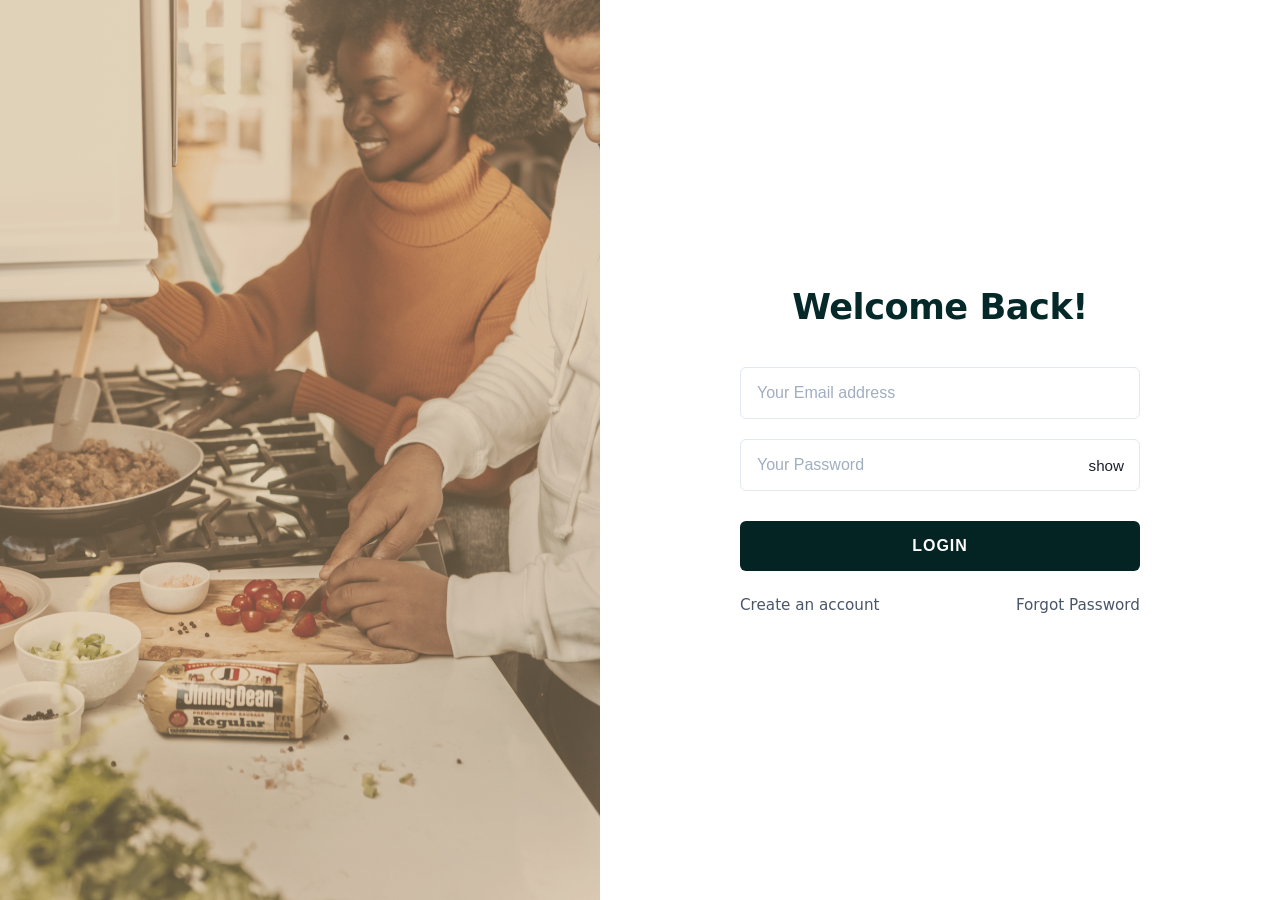
<file: Other/log_in.html>
<!DOCTYPE html>
<html lang="en">
<head>
    <meta charset="UTF-8">
    <meta name="viewport" content="width=device-width, initial-scale=1.0">
    <title>Welcome Back</title>
    <style>
        * {
            box-sizing: border-box;
            margin: 0;
            padding: 0;
        }

        body, html {
            height: 100%;
            font-family: system-ui, -apple-system, BlinkMacSystemFont, 'Segoe UI', Roboto, sans-serif;
            overflow: hidden;
        }

        .main-container {
            display: flex;
            width: 100%;
            height: 100vh;
        }

        .left-side {
            flex: 1;
            background-image: url('images/Group 13.png');
            background-size: cover;
            background-position: center;
            height: 100%;
            filter: sepia(25%) brightness(90%) contrast(95%);
        }

        .right-side {
            flex: 1;
            display: flex;
            align-items: center;
            justify-content: center;
            background-color: #ffffff;
            padding: 40px;
        }

        .login-box {
            width: 100%;
            max-width: 400px;
        }

        .login-title {
            color: #052929;
            font-size: 2.2rem;
            font-weight: 700;
            text-align: center;
            margin-bottom: 40px;
            letter-spacing: -0.5px;
        }

        .input-group {
            position: relative;
            margin-bottom: 20px;
        }

        .form-input {
            width: 100%;
            padding: 16px;
            border: 1px solid #e2e8f0;
            border-radius: 6px;
            font-size: 1rem;
            color: #1a202c;
            outline: none;
            transition: border-color 0.2s;
        }

        .form-input::placeholder {
            color: #a0aec0;
        }

        .form-input:focus {
            border-color: #052929;
        }

        .show-password-btn {
            position: absolute;
            right: 16px;
            top: 50%;
            transform: translateY(-50%);
            background: none;
            border: none;
            color: #1a202c;
            font-size: 0.95rem;
            cursor: pointer;
        }

        .submit-btn {
            width: 100%;
            padding: 16px;
            background-color: #042424;
            color: #ffffff;
            border: none;
            border-radius: 6px;
            font-size: 1rem;
            font-weight: 600;
            letter-spacing: 1px;
            cursor: pointer;
            margin-top: 10px;
            transition: background-color 0.2s;
        }

        .submit-btn:hover {
            background-color: #021414;
        }

        .footer-links {
            display: flex;
            justify-content: space-between;
            margin-top: 25px;
            font-size: 0.95rem;
        }

        .footer-links a {
            color: #4a5568;
            text-decoration: none;
        }

        .footer-links a:hover {
            text-decoration: underline;
        }

        @media (max-width: 768px) {
            .left-side {
                display: none;
            }
        }
    </style>
</head>
<body>

<div class="main-container">
    <div class="left-side"></div>
    
    <div class="right-side">
        <div class="login-box">
            <h1 class="login-title">Welcome Back!</h1>
            
            <form onsubmit="event.preventDefault();">
                <div class="input-group">
                    <input type="email" class="form-input" placeholder="Your Email address" required>
                </div>
                
                <div class="input-group">
                    <input type="password" id="password-field" class="form-input" placeholder="Your Password" required>
                    <button type="button" class="show-password-btn" onclick="togglePasswordVisibility()">show</button>
                </div>
                
                <button type="submit" class="submit-btn">LOGIN</button>
                
                <div class="footer-links">
                    <a href="sign_up.html">Create an account</a>
                    <a href="#">Forgot Password</a>
                </div>
            </form>
        </div>
    </div>
</div>

<script>
    function togglePasswordVisibility() {
        const passwordField = document.getElementById('password-field');
        const toggleBtn = document.querySelector('.show-password-btn');
        
        if (passwordField.type === 'password') {
            passwordField.type = 'text';
            toggleBtn.textContent = 'hide';
        } else {
            passwordField.type = 'password';
            toggleBtn.textContent = 'show';
        }
    }
</script>

</body>
</html>
</file>
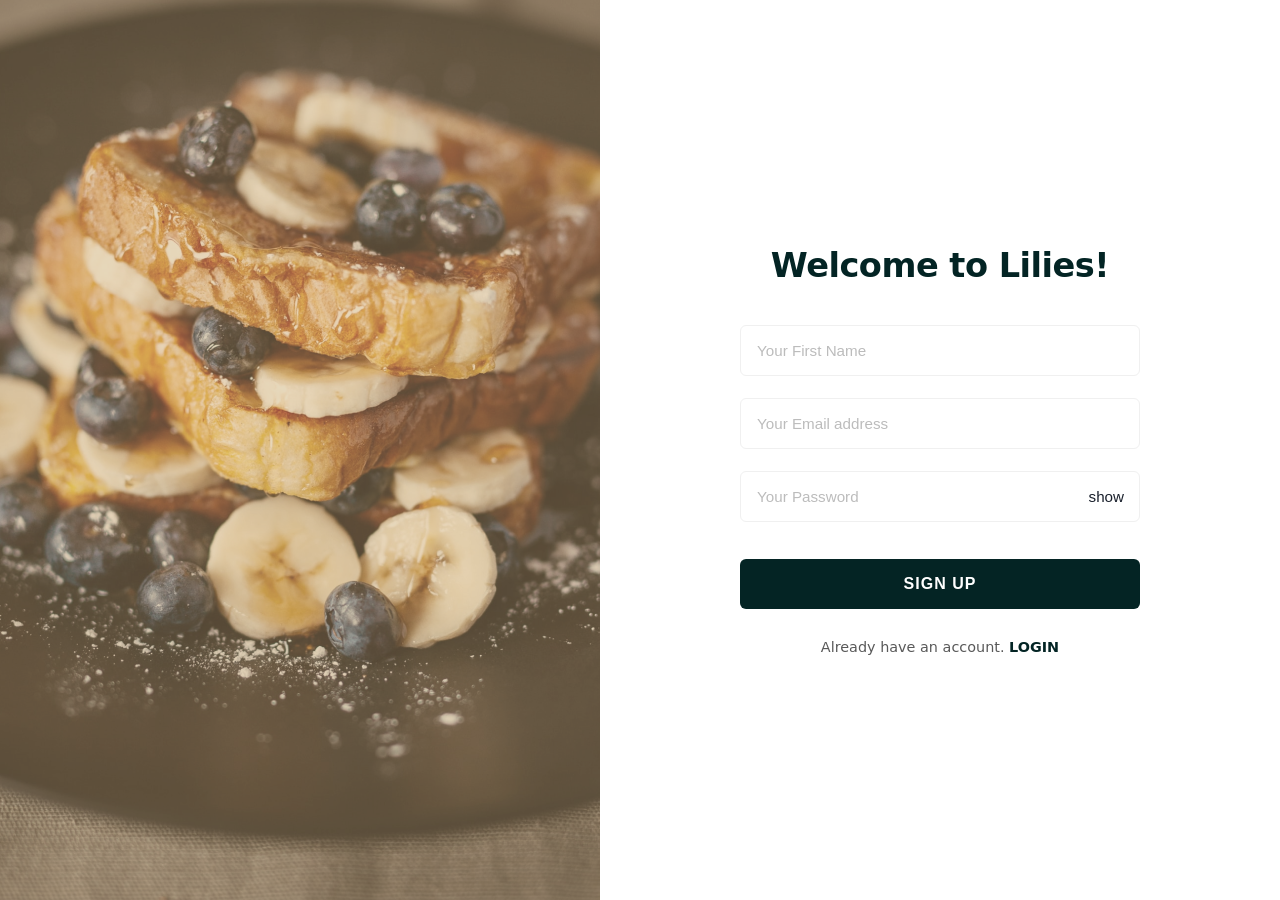
<file: Other/sign_up.html>
<!DOCTYPE html>
<html lang="en">
<head>
    <meta charset="UTF-8">
    <meta name="viewport" content="width=device-width, initial-scale=1.0">
    <title>Welcome to Lilies</title>
    <style>
        /* Обнуляем отступы */
        * {
            box-sizing: border-box;
            margin: 0;
            padding: 0;
        }

        body, html {
            height: 100%;
            font-family: system-ui, -apple-system, BlinkMacSystemFont, 'Segoe UI', Roboto, sans-serif;
            overflow: hidden;
        }

        /* Главный контейнер на весь экран */
        .main-container {
            display: flex;
            width: 100%;
            height: 100vh;
        }

        /* Левая половина: Картинка с тостами + фильтр один-в-один как на Login */
        .left-side {
            flex: 1;
            background-image: url('images/Group 14.png');
            background-size: cover;
            background-position: center;
            height: 100%;
            filter: sepia(30%) brightness(90%); /* Точно такой же фильтр, как на первой странице */
        }

        /* Правая половина: Форма */
        .right-side {
            flex: 1;
            display: flex;
            align-items: center;
            justify-content: center;    
            background-color: #ffffff; /* Белый фон для самой секции */
            padding: 40px;
        }

        /* Блок с формой */
        .login-box {
            width: 100%;
            max-width: 400px;
        }

        .login-title {
            color: #032424;
            font-size: 2.1rem;
            font-weight: 700;
            text-align: center;
            margin-bottom: 40px;
            letter-spacing: -0.5px;
        }

        /* Поля ввода */
        .input-group {
            position: relative;
            margin-bottom: 22px;
        }

        .form-input {
            width: 100%;
            padding: 16px;
            border: 1px solid #f0f0f0;
            border-radius: 6px;
            font-size: 0.95rem;
            color: #1a202c;
            outline: none;
            transition: border-color 0.2s;
        }

        .form-input::placeholder {
            color: #bcbcbc;
        }

        .form-input:focus {
            border-color: #043333;
        }

        /* Кнопка show внутри инпута пароля */
        .show-password-btn {
            position: absolute;
            right: 16px;
            top: 50%;
            transform: translateY(-50%);
            background: none;
            border: none;
            color: #1a202c;
            font-size: 0.95rem;
            cursor: pointer;
        }

        /* Кнопка SIGN UP (Фирменный темно-зеленый цвет) */
        .submit-btn {
            width: 100%;
            padding: 16px;
            background-color: #042424; 
            color: #ffffff;
            border: none;
            border-radius: 6px;
            font-size: 1rem;
            font-weight: 600;
            letter-spacing: 1px;
            cursor: pointer;
            margin-top: 15px;
            transition: background-color 0.2s;
        }

        .submit-btn:hover {
            background-color: #021414;
        }

        /* Ссылка внизу */
        .footer-text {
            text-align: center;
            margin-top: 30px;
            font-size: 0.9rem;
            color: #595959;
        }

        .footer-text a {
            color: #032424;
            text-decoration: none;
            font-weight: 700;
        }

        .footer-text a:hover {
            text-decoration: underline;
        }

        /* Адаптив */
        @media (max-width: 768px) {
            .left-side {
                display: none;
            }
        }
    </style>
</head>
<body>

<div class="main-container">
    <div class="left-side"></div>
    
    <div class="right-side">
        <div class="login-box">
            <h1 class="login-title">Welcome to Lilies!</h1>
            
            <form onsubmit="event.preventDefault();">
                <div class="input-group">
                    <input type="text" class="form-input" placeholder="Your First Name" required>
                </div>

                <div class="input-group">
                    <input type="email" class="form-input" placeholder="Your Email address" required>
                </div>
                
                <div class="input-group">
                    <input type="password" id="password-field" class="form-input" placeholder="Your Password" required>
                    <button type="button" class="show-password-btn" onclick="togglePasswordVisibility()">show</button>
                </div>
                
                <button type="submit" class="submit-btn">SIGN UP</button>
                
                <p class="footer-text">Already have an account. <a href="log_in.html">LOGIN</a></p>
            </form>
        </div>
    </div>
</div>

<script>
    function togglePasswordVisibility() {
        const passwordField = document.getElementById('password-field');
        const toggleBtn = document.querySelector('.show-password-btn');
        
        if (passwordField.type === 'password') {
            passwordField.type = 'text';
            toggleBtn.textContent = 'hide';
        } else {
            passwordField.type = 'password';
            toggleBtn.textContent = 'show';
        }
    }
</script>

</body>
</html>
</file>
